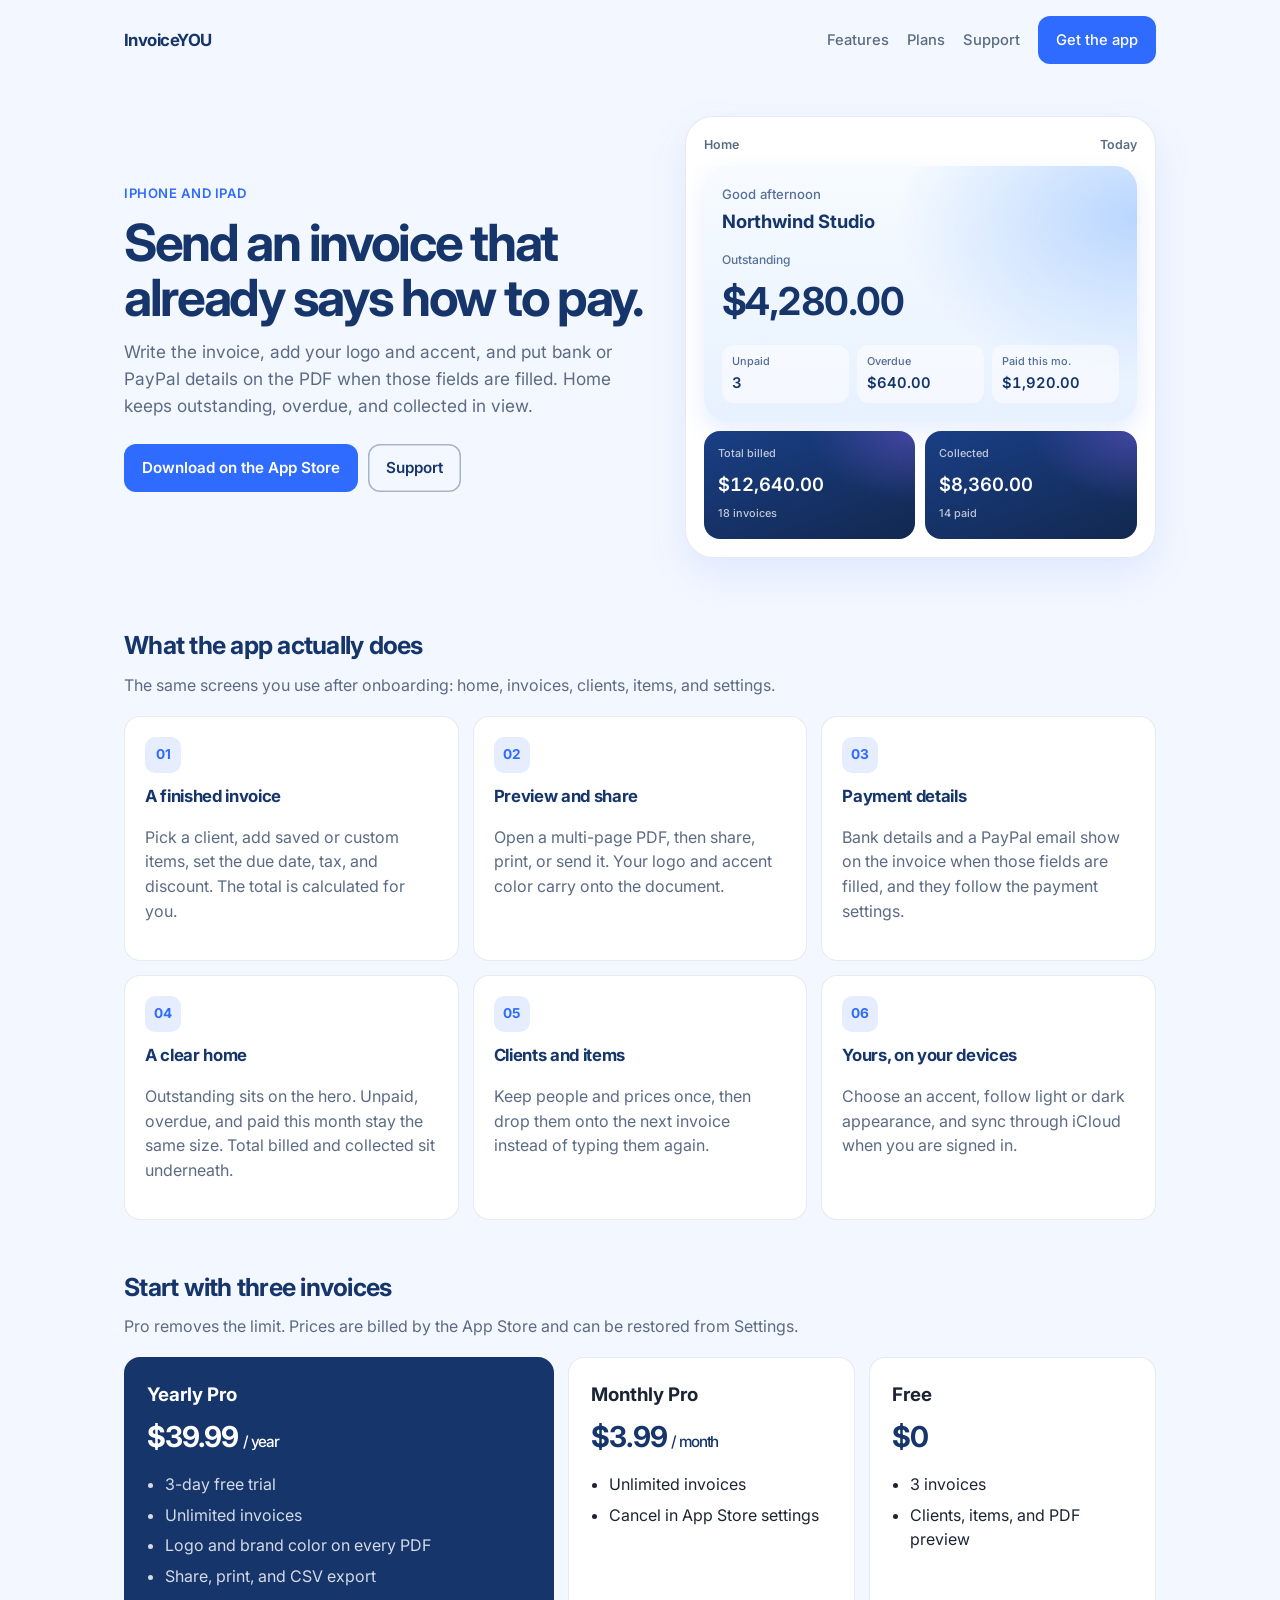
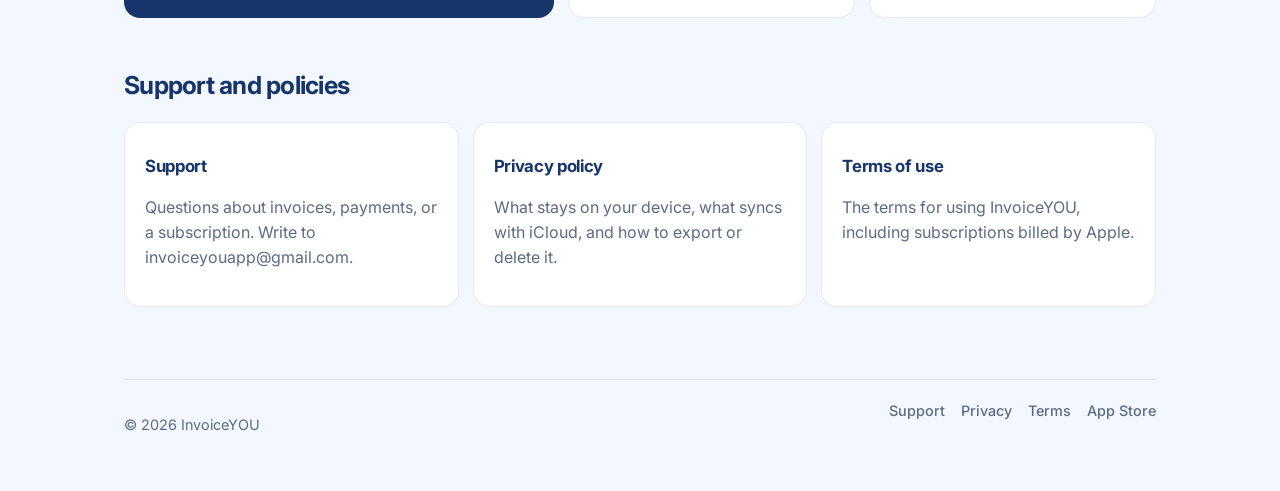
<file: index.html>
<!DOCTYPE html>
<html lang="en">
<head>
    <meta charset="UTF-8">
    <meta name="viewport" content="width=device-width, initial-scale=1.0">
    <title>InvoiceYOU — Invoices for freelancers and small businesses</title>
    <meta name="description" content="InvoiceYOU creates a clean invoice, puts your bank or PayPal details on it, and keeps outstanding, overdue, and collected in one place.">
    <link rel="preconnect" href="https://fonts.googleapis.com">
    <link rel="preconnect" href="https://fonts.gstatic.com" crossorigin>
    <link href="https://fonts.googleapis.com/css2?family=Inter:wght@400;500;600;700&display=swap" rel="stylesheet">
    <link rel="stylesheet" href="site.css">
</head>
<body>
    <header class="nav">
        <a class="brand" href="index.html">InvoiceYOU</a>
        <nav class="nav-links">
            <a href="#features">Features</a>
            <a href="#plans">Plans</a>
            <a href="support.html">Support</a>
            <a class="btn" href="https://apps.apple.com/app/id6751293062">Get the app</a>
        </nav>
    </header>

    <main class="wrap">
        <section class="hero">
            <div>
                <p class="eyebrow">iPhone and iPad</p>
                <h1>Send an invoice that already says how to pay.</h1>
                <p class="lede">Write the invoice, add your logo and accent, and put bank or PayPal details on the PDF when those fields are filled. Home keeps outstanding, overdue, and collected in view.</p>
                <div class="actions">
                    <a class="btn" href="https://apps.apple.com/app/id6751293062">Download on the App Store</a>
                    <a class="btn ghost" href="support.html">Support</a>
                </div>
            </div>
            <div class="stage" aria-hidden="true">
                <div class="screen-label"><span>Home</span><span>Today</span></div>
                <div class="hero-card">
                    <p class="hello">Good afternoon</p>
                    <p class="biz">Northwind Studio</p>
                    <p class="kicker">Outstanding</p>
                    <p class="amount">$4,280.00</p>
                    <div class="chips">
                        <div class="chip"><span>Unpaid</span><strong>3</strong></div>
                        <div class="chip"><span>Overdue</span><strong>$640.00</strong></div>
                        <div class="chip"><span>Paid this mo.</span><strong>$1,920.00</strong></div>
                    </div>
                </div>
                <div class="metrics">
                    <div class="metric">
                        <span>Total billed</span>
                        <strong>$12,640.00</strong>
                        <em>18 invoices</em>
                    </div>
                    <div class="metric">
                        <span>Collected</span>
                        <strong>$8,360.00</strong>
                        <em>14 paid</em>
                    </div>
                </div>
            </div>
        </section>

        <section id="features">
            <div class="section-head">
                <h2>What the app actually does</h2>
                <p>The same screens you use after onboarding: home, invoices, clients, items, and settings.</p>
            </div>
            <div class="grid">
                <article class="card">
                    <div class="mark">01</div>
                    <h3>A finished invoice</h3>
                    <p>Pick a client, add saved or custom items, set the due date, tax, and discount. The total is calculated for you.</p>
                </article>
                <article class="card">
                    <div class="mark">02</div>
                    <h3>Preview and share</h3>
                    <p>Open a multi-page PDF, then share, print, or send it. Your logo and accent color carry onto the document.</p>
                </article>
                <article class="card">
                    <div class="mark">03</div>
                    <h3>Payment details</h3>
                    <p>Bank details and a PayPal email show on the invoice when those fields are filled, and they follow the payment settings.</p>
                </article>
                <article class="card">
                    <div class="mark">04</div>
                    <h3>A clear home</h3>
                    <p>Outstanding sits on the hero. Unpaid, overdue, and paid this month stay the same size. Total billed and collected sit underneath.</p>
                </article>
                <article class="card">
                    <div class="mark">05</div>
                    <h3>Clients and items</h3>
                    <p>Keep people and prices once, then drop them onto the next invoice instead of typing them again.</p>
                </article>
                <article class="card">
                    <div class="mark">06</div>
                    <h3>Yours, on your devices</h3>
                    <p>Choose an accent, follow light or dark appearance, and sync through iCloud when you are signed in.</p>
                </article>
            </div>
        </section>

        <section id="plans" style="margin-top: 48px;">
            <div class="section-head">
                <h2>Start with three invoices</h2>
                <p>Pro removes the limit. Prices are billed by the App Store and can be restored from Settings.</p>
            </div>
            <div class="plans">
                <article class="plan featured">
                    <h3>Yearly Pro</h3>
                    <p class="price">$39.99 <span>/ year</span></p>
                    <ul>
                        <li>3-day free trial</li>
                        <li>Unlimited invoices</li>
                        <li>Logo and brand color on every PDF</li>
                        <li>Share, print, and CSV export</li>
                    </ul>
                </article>
                <article class="plan">
                    <h3>Monthly Pro</h3>
                    <p class="price">$3.99 <span>/ month</span></p>
                    <ul>
                        <li>Unlimited invoices</li>
                        <li>Cancel in App Store settings</li>
                    </ul>
                </article>
                <article class="plan">
                    <h3>Free</h3>
                    <p class="price">$0</p>
                    <ul>
                        <li>3 invoices</li>
                        <li>Clients, items, and PDF preview</li>
                    </ul>
                </article>
            </div>
        </section>

        <section style="margin-top: 48px;">
            <div class="section-head">
                <h2>Support and policies</h2>
            </div>
            <div class="links">
                <a class="card" href="support.html">
                    <h3>Support</h3>
                    <p>Questions about invoices, payments, or a subscription. Write to invoiceyouapp@gmail.com.</p>
                </a>
                <a class="card" href="privacy.html">
                    <h3>Privacy policy</h3>
                    <p>What stays on your device, what syncs with iCloud, and how to export or delete it.</p>
                </a>
                <a class="card" href="terms.html">
                    <h3>Terms of use</h3>
                    <p>The terms for using InvoiceYOU, including subscriptions billed by Apple.</p>
                </a>
            </div>
        </section>
    </main>

    <footer class="site">
        <div class="foot-row">
            <p>© 2026 InvoiceYOU</p>
            <nav>
                <a href="support.html">Support</a>
                <a href="privacy.html">Privacy</a>
                <a href="terms.html">Terms</a>
                <a href="https://apps.apple.com/app/id6751293062">App Store</a>
            </nav>
        </div>
    </footer>
</body>
</html>
</file>
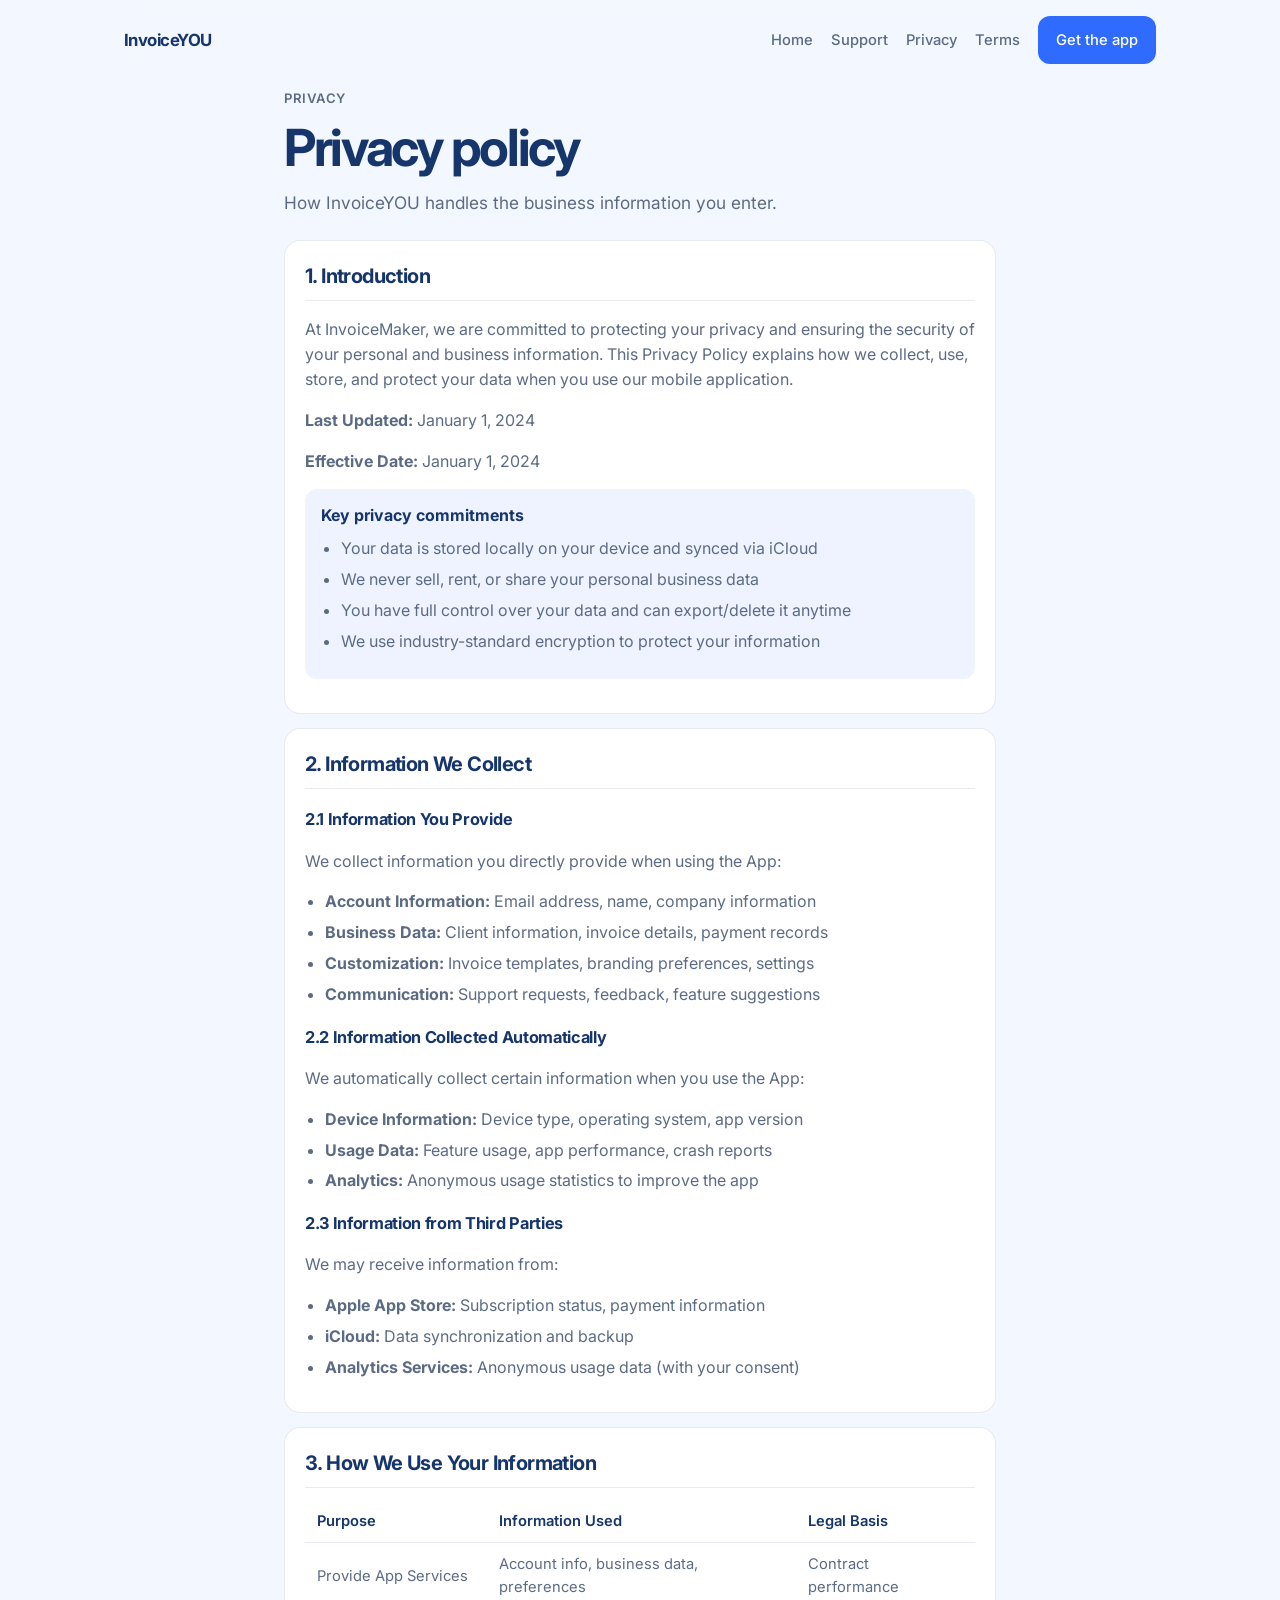
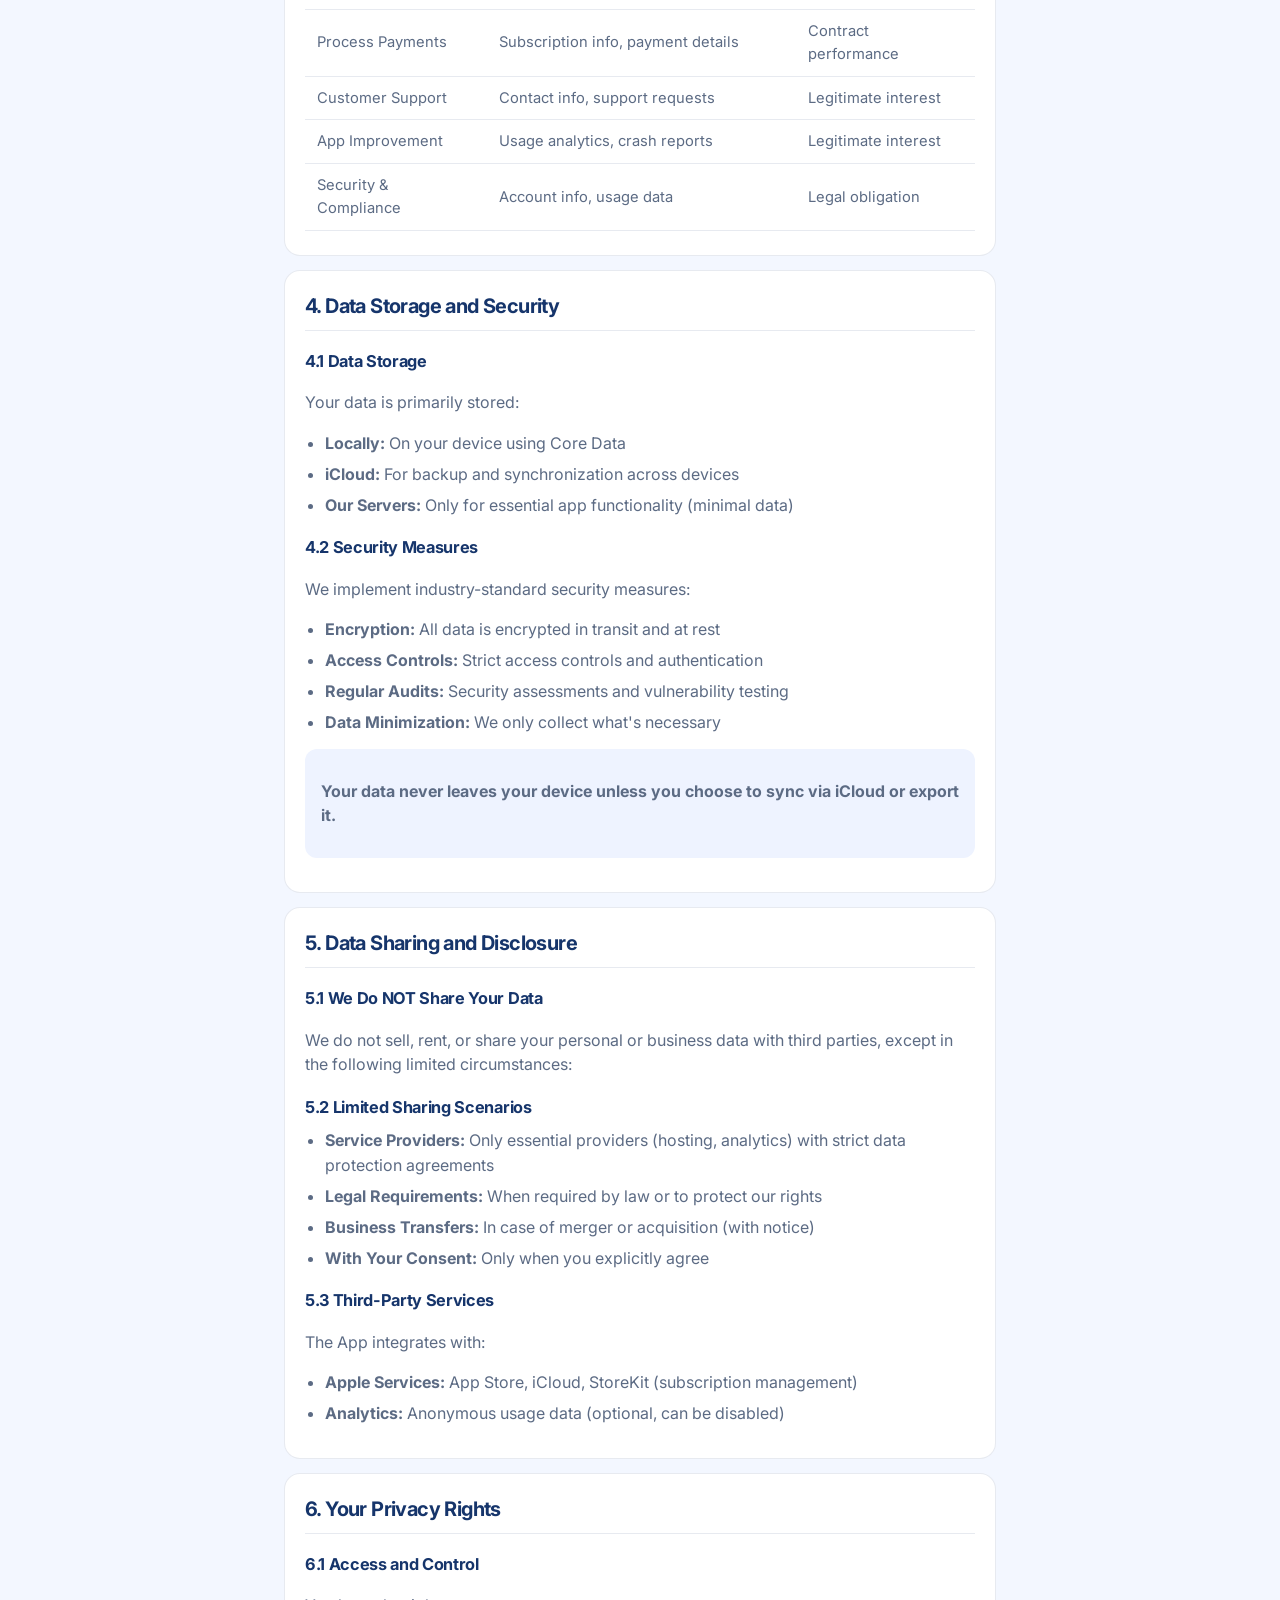
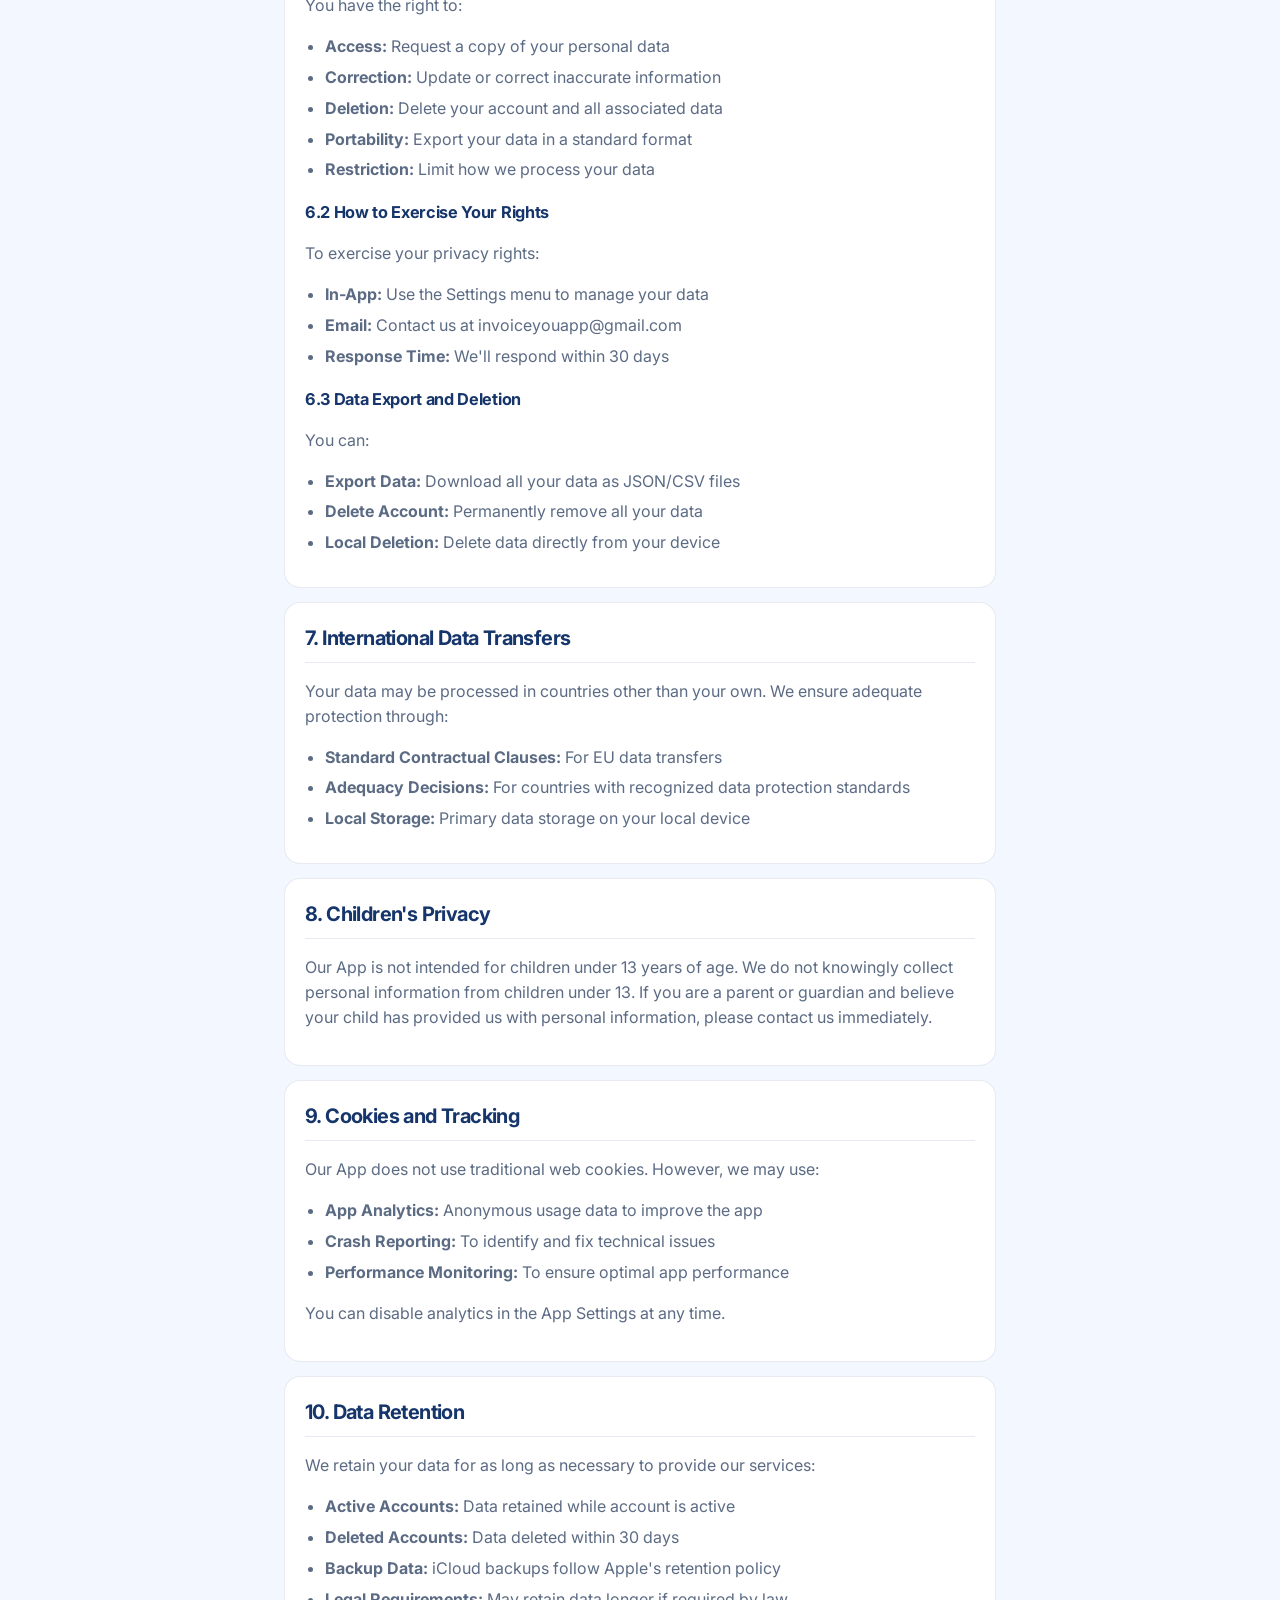
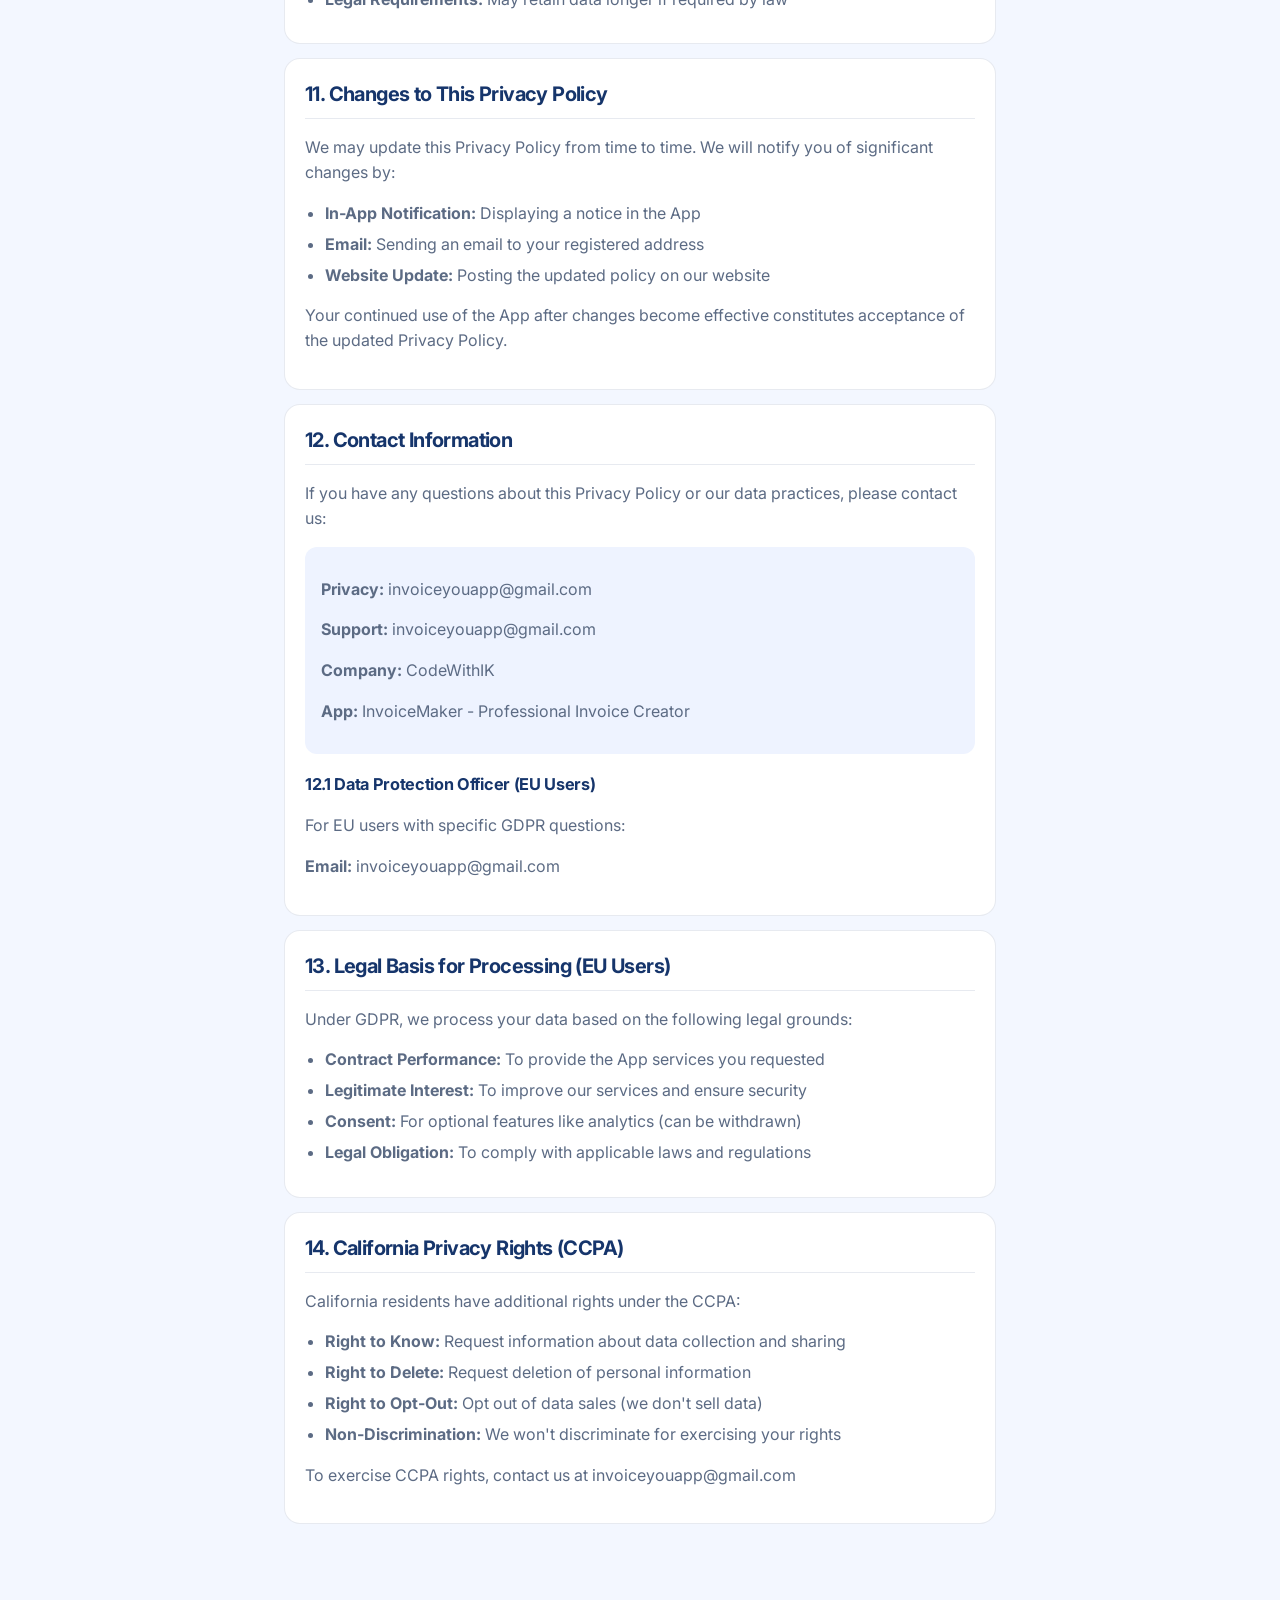
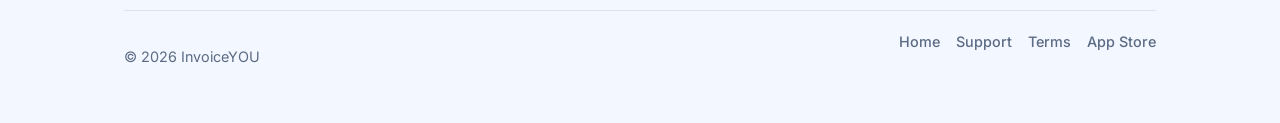
<file: privacy.html>
<!DOCTYPE html>
<html lang="en">
<head>
    <meta charset="UTF-8">
    <meta name="viewport" content="width=device-width, initial-scale=1.0">
    <title>Privacy Policy — InvoiceYOU</title>
    <meta name="description" content="Privacy Policy for InvoiceYOU. How invoice, client, and business data is stored on your device and synced with iCloud.">
    <link rel="preconnect" href="https://fonts.googleapis.com">
    <link rel="preconnect" href="https://fonts.gstatic.com" crossorigin>
    <link href="https://fonts.googleapis.com/css2?family=Inter:wght@400;500;600;700&display=swap" rel="stylesheet">
    <link rel="stylesheet" href="site.css">
    
</head>
<body>
<header class="nav">
        <a class="brand" href="index.html">InvoiceYOU</a>
        <nav class="nav-links">
            <a href="index.html">Home</a>
            <a href="support.html">Support</a>
            <a href="privacy.html">Privacy</a>
            <a href="terms.html">Terms</a>
            <a class="btn" href="https://apps.apple.com/app/id6751293062">Get the app</a>
        </nav>
    </header>
    <main class="wrap doc">
        <p class="eyebrow">Privacy</p>
        <h1>Privacy policy</h1>
        <p class="lede">How InvoiceYOU handles the business information you enter.</p>

        <section class="card">
            <h2>1. Introduction</h2>
            <p>At InvoiceMaker, we are committed to protecting your privacy and ensuring the security of your personal and business information. This Privacy Policy explains how we collect, use, store, and protect your data when you use our mobile application.</p>
            
            <p><strong>Last Updated:</strong> January 1, 2024</p>
            <p><strong>Effective Date:</strong> January 1, 2024</p>
            
            <div class="important">
                <h4>Key privacy commitments</h4>
                <ul>
                    <li>Your data is stored locally on your device and synced via iCloud</li>
                    <li>We never sell, rent, or share your personal business data</li>
                    <li>You have full control over your data and can export/delete it anytime</li>
                    <li>We use industry-standard encryption to protect your information</li>
                </ul>
            </div>
        </section>

        <section class="card">
            <h2>2. Information We Collect</h2>
            
            <h3>2.1 Information You Provide</h3>
            <p>We collect information you directly provide when using the App:</p>
            <ul>
                <li><strong>Account Information:</strong> Email address, name, company information</li>
                <li><strong>Business Data:</strong> Client information, invoice details, payment records</li>
                <li><strong>Customization:</strong> Invoice templates, branding preferences, settings</li>
                <li><strong>Communication:</strong> Support requests, feedback, feature suggestions</li>
            </ul>
            
            <h3>2.2 Information Collected Automatically</h3>
            <p>We automatically collect certain information when you use the App:</p>
            <ul>
                <li><strong>Device Information:</strong> Device type, operating system, app version</li>
                <li><strong>Usage Data:</strong> Feature usage, app performance, crash reports</li>
                <li><strong>Analytics:</strong> Anonymous usage statistics to improve the app</li>
            </ul>
            
            <h3>2.3 Information from Third Parties</h3>
            <p>We may receive information from:</p>
            <ul>
                <li><strong>Apple App Store:</strong> Subscription status, payment information</li>
                <li><strong>iCloud:</strong> Data synchronization and backup</li>
                <li><strong>Analytics Services:</strong> Anonymous usage data (with your consent)</li>
            </ul>
        </section>

        <section class="card">
            <h2>3. How We Use Your Information</h2>
            
            <table class="data-table">
                <thead>
                    <tr>
                        <th>Purpose</th>
                        <th>Information Used</th>
                        <th>Legal Basis</th>
                    </tr>
                </thead>
                <tbody>
                    <tr>
                        <td>Provide App Services</td>
                        <td>Account info, business data, preferences</td>
                        <td>Contract performance</td>
                    </tr>
                    <tr>
                        <td>Process Payments</td>
                        <td>Subscription info, payment details</td>
                        <td>Contract performance</td>
                    </tr>
                    <tr>
                        <td>Customer Support</td>
                        <td>Contact info, support requests</td>
                        <td>Legitimate interest</td>
                    </tr>
                    <tr>
                        <td>App Improvement</td>
                        <td>Usage analytics, crash reports</td>
                        <td>Legitimate interest</td>
                    </tr>
                    <tr>
                        <td>Security & Compliance</td>
                        <td>Account info, usage data</td>
                        <td>Legal obligation</td>
                    </tr>
                </tbody>
            </table>
        </section>

        <section class="card">
            <h2>4. Data Storage and Security</h2>
            
            <h3>4.1 Data Storage</h3>
            <p>Your data is primarily stored:</p>
            <ul>
                <li><strong>Locally:</strong> On your device using Core Data</li>
                <li><strong>iCloud:</strong> For backup and synchronization across devices</li>
                <li><strong>Our Servers:</strong> Only for essential app functionality (minimal data)</li>
            </ul>
            
            <h3>4.2 Security Measures</h3>
            <p>We implement industry-standard security measures:</p>
            <ul>
                <li><strong>Encryption:</strong> All data is encrypted in transit and at rest</li>
                <li><strong>Access Controls:</strong> Strict access controls and authentication</li>
                <li><strong>Regular Audits:</strong> Security assessments and vulnerability testing</li>
                <li><strong>Data Minimization:</strong> We only collect what's necessary</li>
            </ul>
            
            <div class="highlight">
                <p><strong>Your data never leaves your device unless you choose to sync via iCloud or export it.</strong></p>
            </div>
        </section>

        <section class="card">
            <h2>5. Data Sharing and Disclosure</h2>
            
            <h3>5.1 We Do NOT Share Your Data</h3>
            <p>We do not sell, rent, or share your personal or business data with third parties, except in the following limited circumstances:</p>
            
            <h3>5.2 Limited Sharing Scenarios</h3>
            <ul>
                <li><strong>Service Providers:</strong> Only essential providers (hosting, analytics) with strict data protection agreements</li>
                <li><strong>Legal Requirements:</strong> When required by law or to protect our rights</li>
                <li><strong>Business Transfers:</strong> In case of merger or acquisition (with notice)</li>
                <li><strong>With Your Consent:</strong> Only when you explicitly agree</li>
            </ul>
            
            <h3>5.3 Third-Party Services</h3>
            <p>The App integrates with:</p>
            <ul>
                <li><strong>Apple Services:</strong> App Store, iCloud, StoreKit (subscription management)</li>
                <li><strong>Analytics:</strong> Anonymous usage data (optional, can be disabled)</li>
            </ul>
        </section>

        <section class="card">
            <h2>6. Your Privacy Rights</h2>
            
            <h3>6.1 Access and Control</h3>
            <p>You have the right to:</p>
            <ul>
                <li><strong>Access:</strong> Request a copy of your personal data</li>
                <li><strong>Correction:</strong> Update or correct inaccurate information</li>
                <li><strong>Deletion:</strong> Delete your account and all associated data</li>
                <li><strong>Portability:</strong> Export your data in a standard format</li>
                <li><strong>Restriction:</strong> Limit how we process your data</li>
            </ul>
            
            <h3>6.2 How to Exercise Your Rights</h3>
            <p>To exercise your privacy rights:</p>
            <ul>
                <li><strong>In-App:</strong> Use the Settings menu to manage your data</li>
                <li><strong>Email:</strong> Contact us at invoiceyouapp@gmail.com</li>
                <li><strong>Response Time:</strong> We'll respond within 30 days</li>
            </ul>
            
            <h3>6.3 Data Export and Deletion</h3>
            <p>You can:</p>
            <ul>
                <li><strong>Export Data:</strong> Download all your data as JSON/CSV files</li>
                <li><strong>Delete Account:</strong> Permanently remove all your data</li>
                <li><strong>Local Deletion:</strong> Delete data directly from your device</li>
            </ul>
        </section>

        <section class="card">
            <h2>7. International Data Transfers</h2>
            <p>Your data may be processed in countries other than your own. We ensure adequate protection through:</p>
            <ul>
                <li><strong>Standard Contractual Clauses:</strong> For EU data transfers</li>
                <li><strong>Adequacy Decisions:</strong> For countries with recognized data protection standards</li>
                <li><strong>Local Storage:</strong> Primary data storage on your local device</li>
            </ul>
        </section>

        <section class="card">
            <h2>8. Children's Privacy</h2>
            <p>Our App is not intended for children under 13 years of age. We do not knowingly collect personal information from children under 13. If you are a parent or guardian and believe your child has provided us with personal information, please contact us immediately.</p>
        </section>

        <section class="card">
            <h2>9. Cookies and Tracking</h2>
            <p>Our App does not use traditional web cookies. However, we may use:</p>
            <ul>
                <li><strong>App Analytics:</strong> Anonymous usage data to improve the app</li>
                <li><strong>Crash Reporting:</strong> To identify and fix technical issues</li>
                <li><strong>Performance Monitoring:</strong> To ensure optimal app performance</li>
            </ul>
            
            <p>You can disable analytics in the App Settings at any time.</p>
        </section>

        <section class="card">
            <h2>10. Data Retention</h2>
            <p>We retain your data for as long as necessary to provide our services:</p>
            <ul>
                <li><strong>Active Accounts:</strong> Data retained while account is active</li>
                <li><strong>Deleted Accounts:</strong> Data deleted within 30 days</li>
                <li><strong>Backup Data:</strong> iCloud backups follow Apple's retention policy</li>
                <li><strong>Legal Requirements:</strong> May retain data longer if required by law</li>
            </ul>
        </section>

        <section class="card">
            <h2>11. Changes to This Privacy Policy</h2>
            <p>We may update this Privacy Policy from time to time. We will notify you of significant changes by:</p>
            <ul>
                <li><strong>In-App Notification:</strong> Displaying a notice in the App</li>
                <li><strong>Email:</strong> Sending an email to your registered address</li>
                <li><strong>Website Update:</strong> Posting the updated policy on our website</li>
            </ul>
            
            <p>Your continued use of the App after changes become effective constitutes acceptance of the updated Privacy Policy.</p>
        </section>

        <section class="card">
            <h2>12. Contact Information</h2>
            <p>If you have any questions about this Privacy Policy or our data practices, please contact us:</p>
            
            <div class="highlight">
                <p><strong>Privacy:</strong> invoiceyouapp@gmail.com</p>
                <p><strong>Support:</strong> invoiceyouapp@gmail.com</p>
                <p><strong>Company:</strong> CodeWithIK</p>
                <p><strong>App:</strong> InvoiceMaker - Professional Invoice Creator</p>
            </div>
            
            <h3>12.1 Data Protection Officer (EU Users)</h3>
            <p>For EU users with specific GDPR questions:</p>
            <p><strong>Email:</strong> invoiceyouapp@gmail.com</p>
        </section>

        <section class="card">
            <h2>13. Legal Basis for Processing (EU Users)</h2>
            <p>Under GDPR, we process your data based on the following legal grounds:</p>
            <ul>
                <li><strong>Contract Performance:</strong> To provide the App services you requested</li>
                <li><strong>Legitimate Interest:</strong> To improve our services and ensure security</li>
                <li><strong>Consent:</strong> For optional features like analytics (can be withdrawn)</li>
                <li><strong>Legal Obligation:</strong> To comply with applicable laws and regulations</li>
            </ul>
        </section>

        <section class="card">
            <h2>14. California Privacy Rights (CCPA)</h2>
            <p>California residents have additional rights under the CCPA:</p>
            <ul>
                <li><strong>Right to Know:</strong> Request information about data collection and sharing</li>
                <li><strong>Right to Delete:</strong> Request deletion of personal information</li>
                <li><strong>Right to Opt-Out:</strong> Opt out of data sales (we don't sell data)</li>
                <li><strong>Non-Discrimination:</strong> We won't discriminate for exercising your rights</li>
            </ul>
            
            <p>To exercise CCPA rights, contact us at invoiceyouapp@gmail.com</p>
        </section>

    </main>
    <footer class="site">
        <div class="foot-row">
            <p>© 2026 InvoiceYOU</p>
            <nav>
                <a href="index.html">Home</a>
                <a href="support.html">Support</a>
                <a href="terms.html">Terms</a>
                <a href="https://apps.apple.com/app/id6751293062">App Store</a>
            </nav>
        </div>
    </footer>
</body>
</html>
</file>
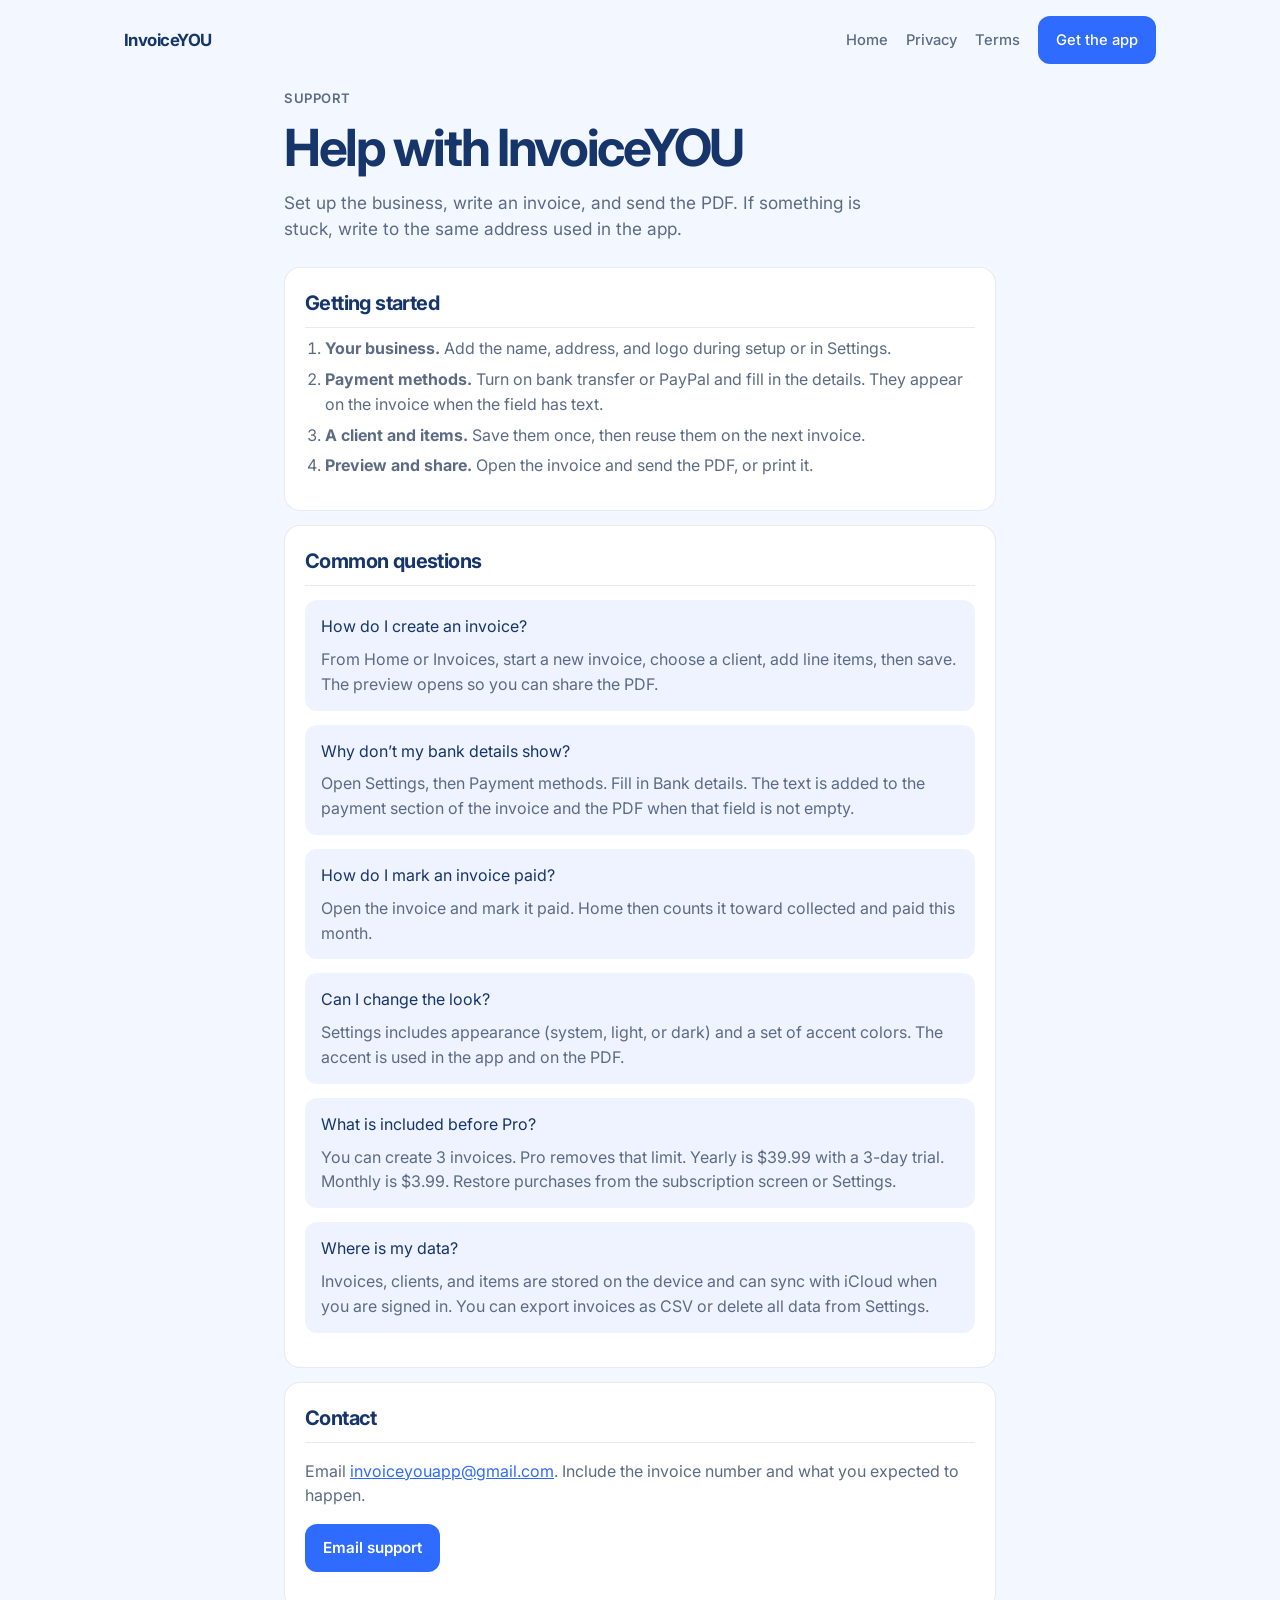
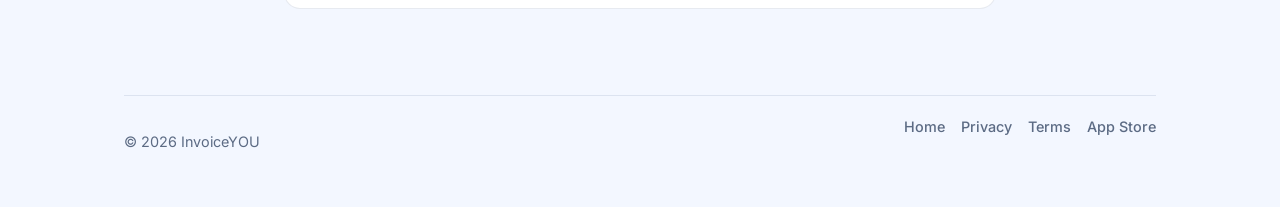
<file: support.html>
<!DOCTYPE html>
<html lang="en">
<head>
    <meta charset="UTF-8">
    <meta name="viewport" content="width=device-width, initial-scale=1.0">
    <title>Support — InvoiceYOU</title>
    <meta name="description" content="Help for InvoiceYOU. Create an invoice, add payment details, share a PDF, and contact support.">
    <link rel="preconnect" href="https://fonts.googleapis.com">
    <link rel="preconnect" href="https://fonts.gstatic.com" crossorigin>
    <link href="https://fonts.googleapis.com/css2?family=Inter:wght@400;500;600;700&display=swap" rel="stylesheet">
    <link rel="stylesheet" href="site.css">
</head>
<body>
    <header class="nav">
        <a class="brand" href="index.html">InvoiceYOU</a>
        <nav class="nav-links">
            <a href="index.html">Home</a>
            <a href="privacy.html">Privacy</a>
            <a href="terms.html">Terms</a>
            <a class="btn" href="https://apps.apple.com/app/id6751293062">Get the app</a>
        </nav>
    </header>

    <main class="wrap doc">
        <p class="eyebrow">Support</p>
        <h1>Help with InvoiceYOU</h1>
        <p class="lede">Set up the business, write an invoice, and send the PDF. If something is stuck, write to the same address used in the app.</p>

        <section class="card">
            <h2>Getting started</h2>
            <ol>
                <li><strong>Your business.</strong> Add the name, address, and logo during setup or in Settings.</li>
                <li><strong>Payment methods.</strong> Turn on bank transfer or PayPal and fill in the details. They appear on the invoice when the field has text.</li>
                <li><strong>A client and items.</strong> Save them once, then reuse them on the next invoice.</li>
                <li><strong>Preview and share.</strong> Open the invoice and send the PDF, or print it.</li>
            </ol>
        </section>

        <section class="card">
            <h2>Common questions</h2>

            <div class="faq-item">
                <div class="faq-question">How do I create an invoice?</div>
                <div class="faq-answer">From Home or Invoices, start a new invoice, choose a client, add line items, then save. The preview opens so you can share the PDF.</div>
            </div>
            <div class="faq-item">
                <div class="faq-question">Why don’t my bank details show?</div>
                <div class="faq-answer">Open Settings, then Payment methods. Fill in Bank details. The text is added to the payment section of the invoice and the PDF when that field is not empty.</div>
            </div>
            <div class="faq-item">
                <div class="faq-question">How do I mark an invoice paid?</div>
                <div class="faq-answer">Open the invoice and mark it paid. Home then counts it toward collected and paid this month.</div>
            </div>
            <div class="faq-item">
                <div class="faq-question">Can I change the look?</div>
                <div class="faq-answer">Settings includes appearance (system, light, or dark) and a set of accent colors. The accent is used in the app and on the PDF.</div>
            </div>
            <div class="faq-item">
                <div class="faq-question">What is included before Pro?</div>
                <div class="faq-answer">You can create 3 invoices. Pro removes that limit. Yearly is $39.99 with a 3-day trial. Monthly is $3.99. Restore purchases from the subscription screen or Settings.</div>
            </div>
            <div class="faq-item">
                <div class="faq-question">Where is my data?</div>
                <div class="faq-answer">Invoices, clients, and items are stored on the device and can sync with iCloud when you are signed in. You can export invoices as CSV or delete all data from Settings.</div>
            </div>
        </section>

        <section class="card">
            <h2>Contact</h2>
            <p>Email <a href="mailto:invoiceyouapp@gmail.com">invoiceyouapp@gmail.com</a>. Include the invoice number and what you expected to happen.</p>
            <p><a class="btn" href="mailto:invoiceyouapp@gmail.com?subject=InvoiceYOU%20support">Email support</a></p>
        </section>
    </main>

    <footer class="site">
        <div class="foot-row">
            <p>© 2026 InvoiceYOU</p>
            <nav>
                <a href="index.html">Home</a>
                <a href="privacy.html">Privacy</a>
                <a href="terms.html">Terms</a>
                <a href="https://apps.apple.com/app/id6751293062">App Store</a>
            </nav>
        </div>
    </footer>
</body>
</html>
</file>
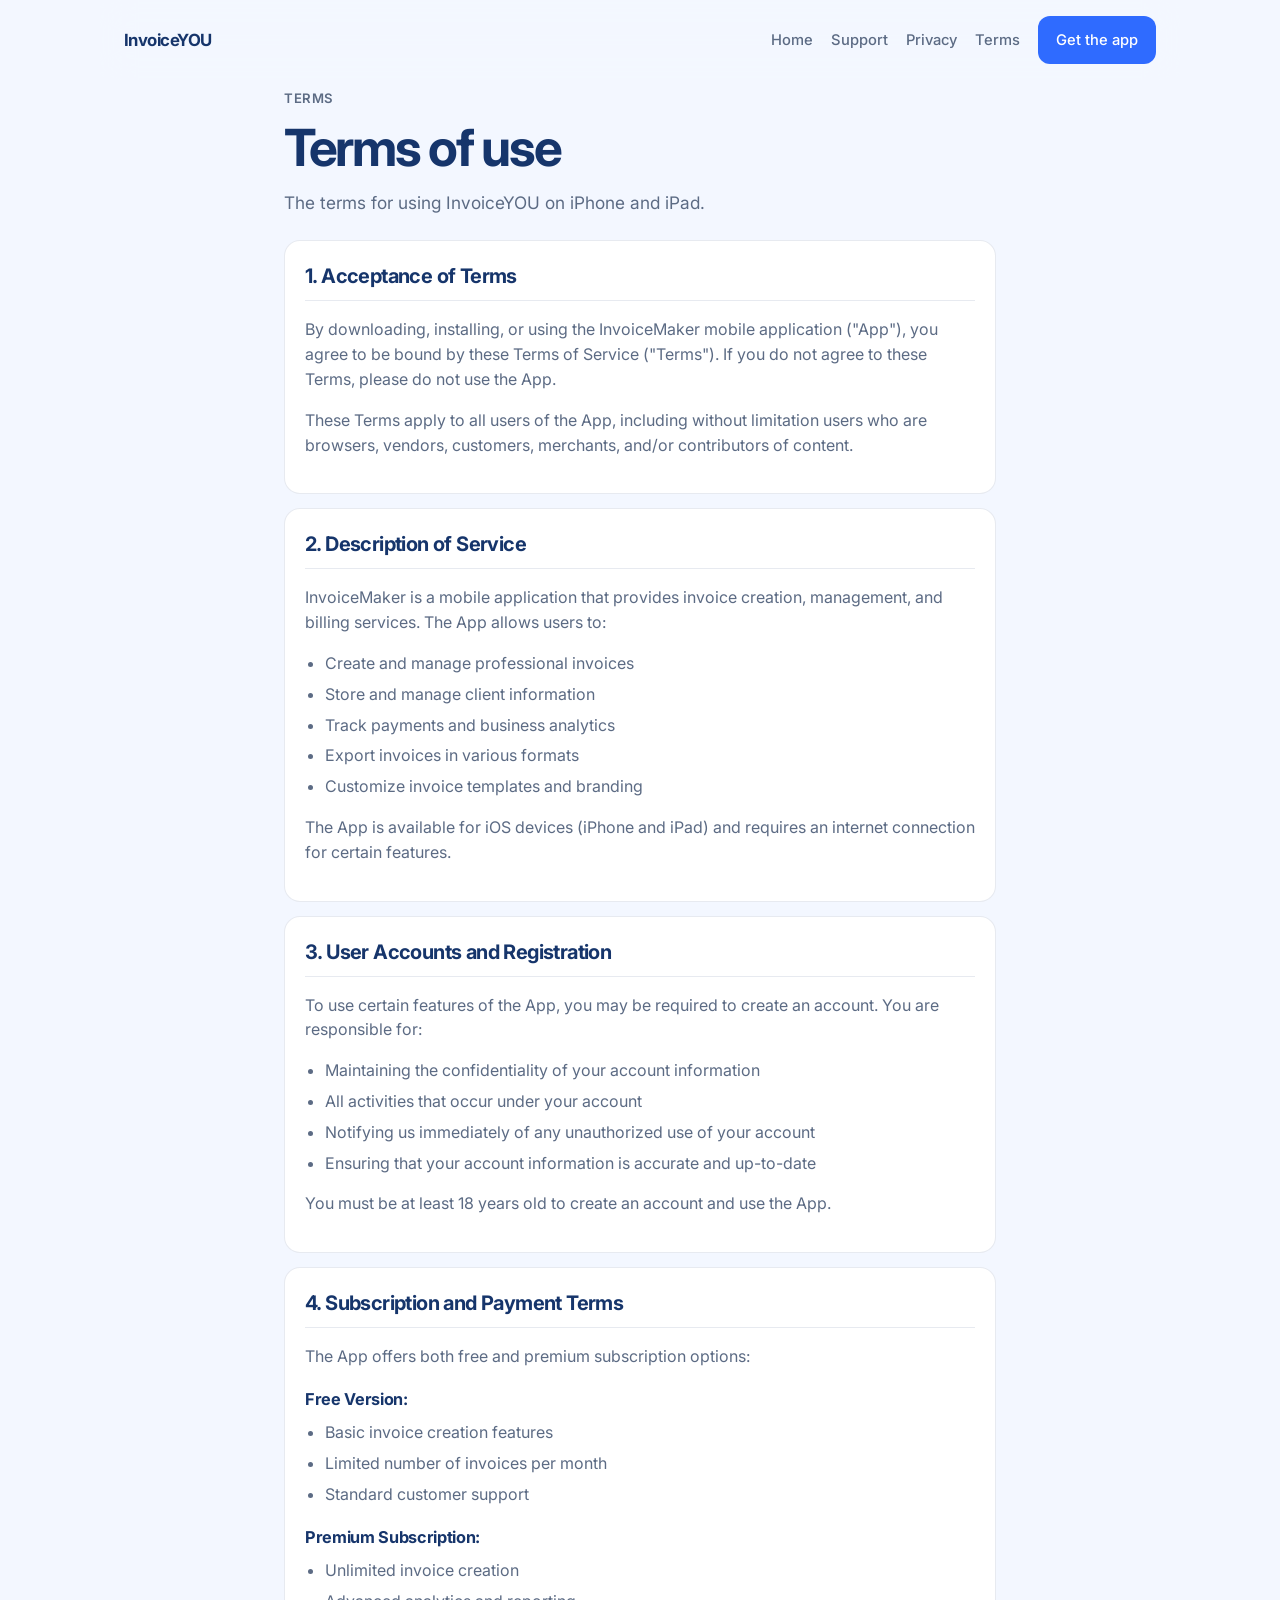
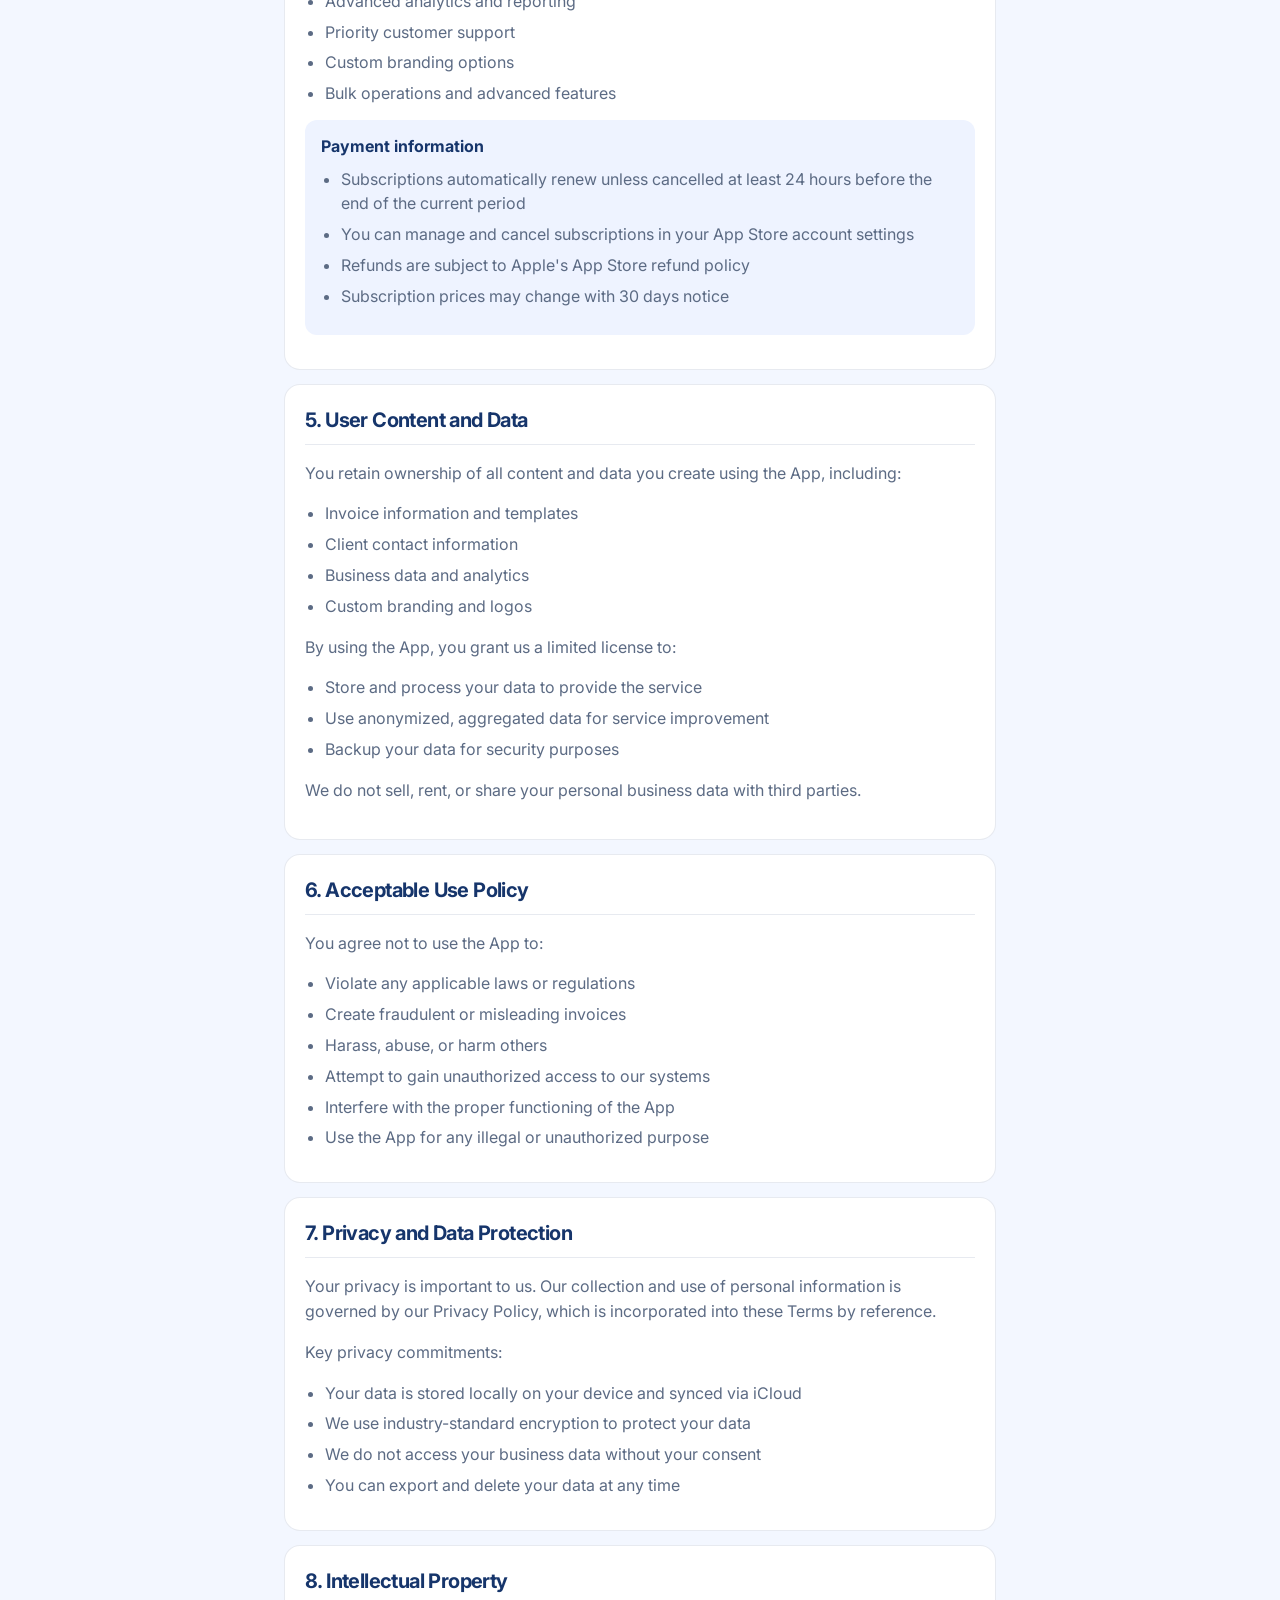
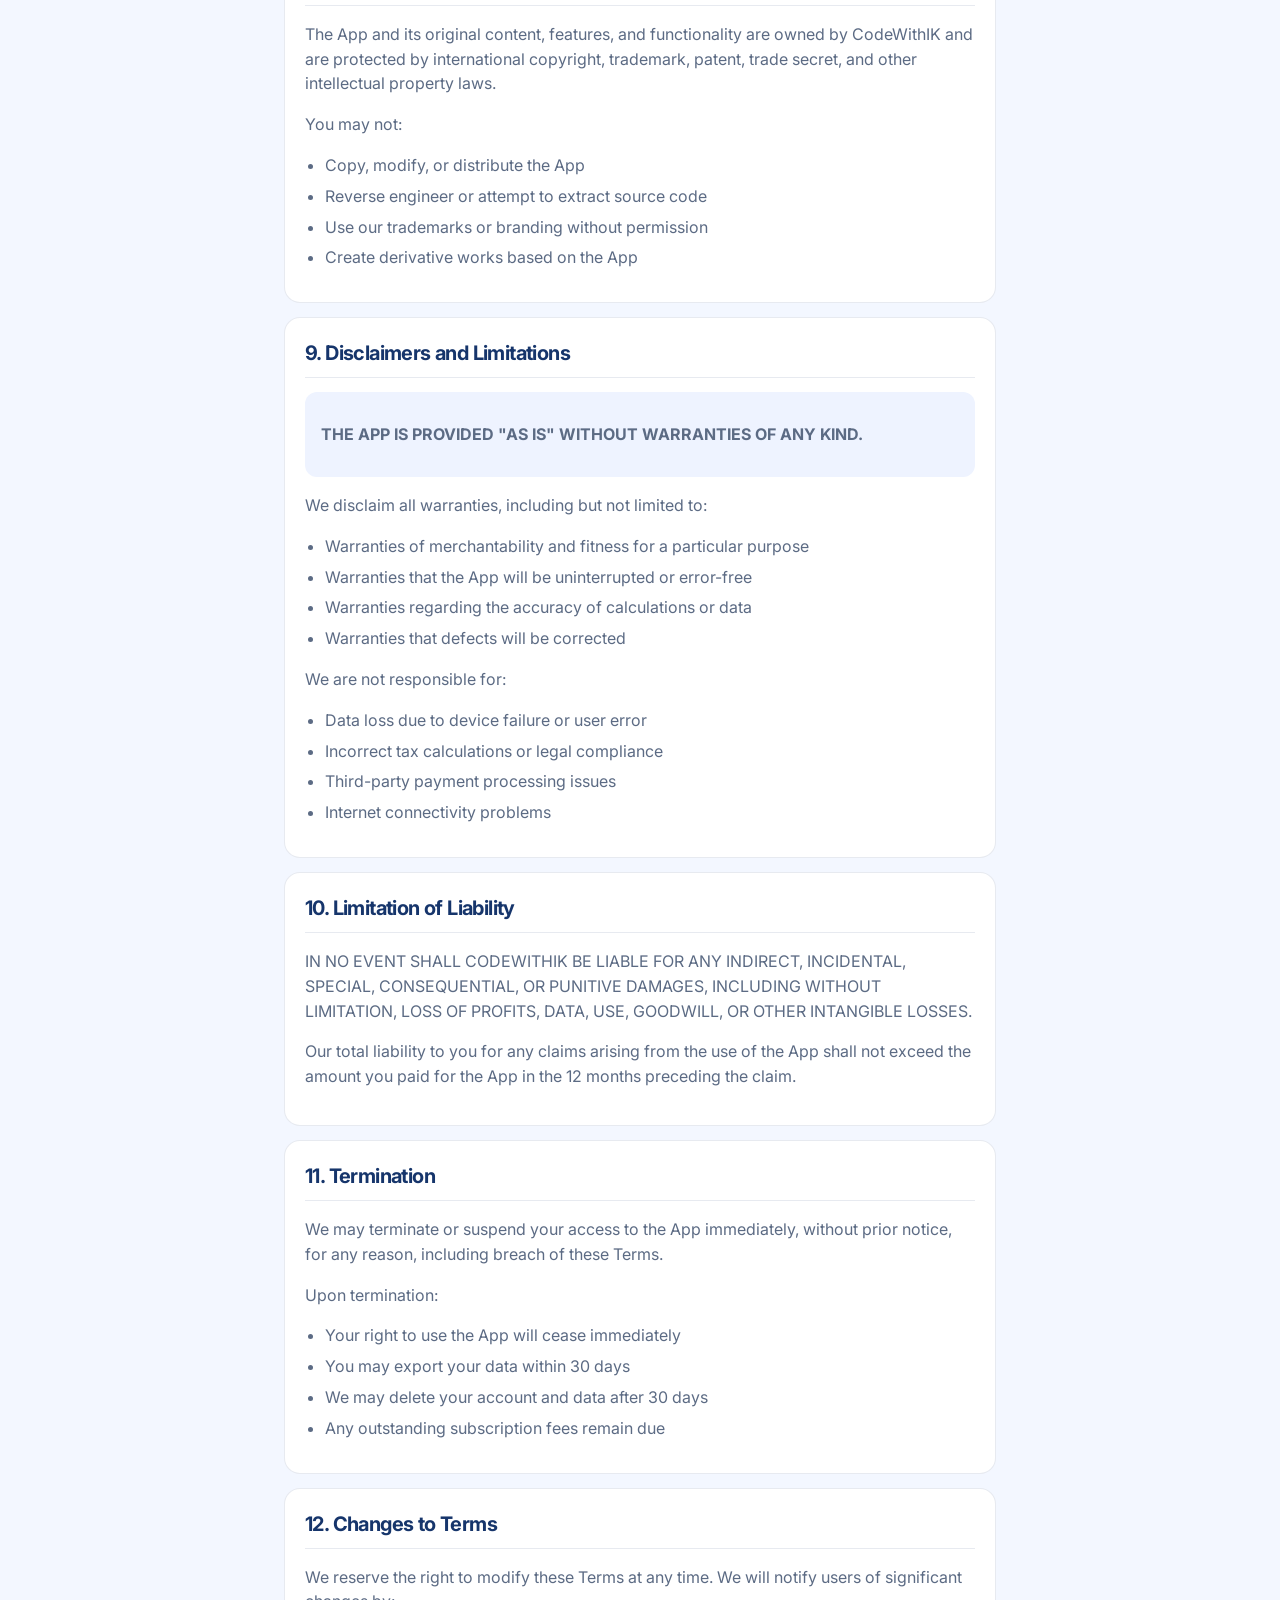
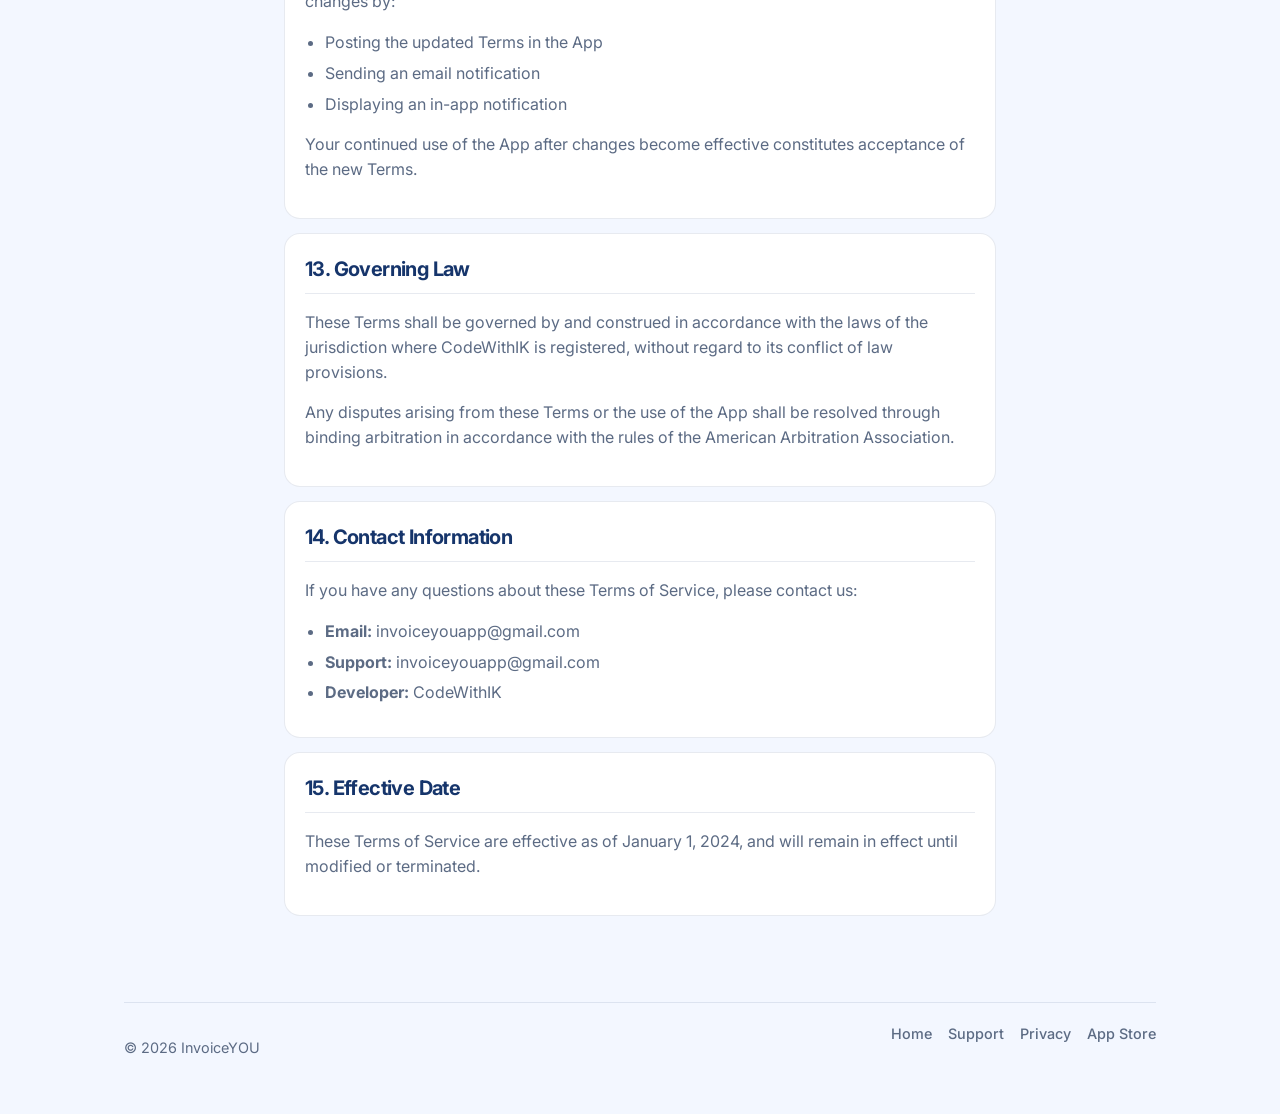
<file: terms.html>
<!DOCTYPE html>
<html lang="en">
<head>
    <meta charset="UTF-8">
    <meta name="viewport" content="width=device-width, initial-scale=1.0">
    <title>Terms of Use — InvoiceYOU</title>
    <meta name="description" content="Terms of Use for InvoiceYOU, including subscriptions billed through the App Store.">
    <link rel="preconnect" href="https://fonts.googleapis.com">
    <link rel="preconnect" href="https://fonts.gstatic.com" crossorigin>
    <link href="https://fonts.googleapis.com/css2?family=Inter:wght@400;500;600;700&display=swap" rel="stylesheet">
    <link rel="stylesheet" href="site.css">
    
</head>
<body>
    <header class="nav">
        <a class="brand" href="index.html">InvoiceYOU</a>
        <nav class="nav-links">
            <a href="index.html">Home</a>
            <a href="support.html">Support</a>
            <a href="privacy.html">Privacy</a>
            <a href="terms.html">Terms</a>
            <a class="btn" href="https://apps.apple.com/app/id6751293062">Get the app</a>
        </nav>
    </header>
    <main class="wrap doc">
        <p class="eyebrow">Terms</p>
        <h1>Terms of use</h1>
        <p class="lede">The terms for using InvoiceYOU on iPhone and iPad.</p>

        <section class="card">
            <h2>1. Acceptance of Terms</h2>
            <p>By downloading, installing, or using the InvoiceMaker mobile application ("App"), you agree to be bound by these Terms of Service ("Terms"). If you do not agree to these Terms, please do not use the App.</p>
            
            <p>These Terms apply to all users of the App, including without limitation users who are browsers, vendors, customers, merchants, and/or contributors of content.</p>
        </section>

        <section class="card">
            <h2>2. Description of Service</h2>
            <p>InvoiceMaker is a mobile application that provides invoice creation, management, and billing services. The App allows users to:</p>
            <ul>
                <li>Create and manage professional invoices</li>
                <li>Store and manage client information</li>
                <li>Track payments and business analytics</li>
                <li>Export invoices in various formats</li>
                <li>Customize invoice templates and branding</li>
            </ul>
            
            <p>The App is available for iOS devices (iPhone and iPad) and requires an internet connection for certain features.</p>
        </section>

        <section class="card">
            <h2>3. User Accounts and Registration</h2>
            <p>To use certain features of the App, you may be required to create an account. You are responsible for:</p>
            <ul>
                <li>Maintaining the confidentiality of your account information</li>
                <li>All activities that occur under your account</li>
                <li>Notifying us immediately of any unauthorized use of your account</li>
                <li>Ensuring that your account information is accurate and up-to-date</li>
            </ul>
            
            <p>You must be at least 18 years old to create an account and use the App.</p>
        </section>

        <section class="card">
            <h2>4. Subscription and Payment Terms</h2>
            <p>The App offers both free and premium subscription options:</p>
            
            <h3>Free Version:</h3>
            <ul>
                <li>Basic invoice creation features</li>
                <li>Limited number of invoices per month</li>
                <li>Standard customer support</li>
            </ul>
            
            <h3>Premium Subscription:</h3>
            <ul>
                <li>Unlimited invoice creation</li>
                <li>Advanced analytics and reporting</li>
                <li>Priority customer support</li>
                <li>Custom branding options</li>
                <li>Bulk operations and advanced features</li>
            </ul>
            
            <div class="important">
                <h4>Payment information</h4>
                <ul>
                    <li>Subscriptions automatically renew unless cancelled at least 24 hours before the end of the current period</li>
                    <li>You can manage and cancel subscriptions in your App Store account settings</li>
                    <li>Refunds are subject to Apple's App Store refund policy</li>
                    <li>Subscription prices may change with 30 days notice</li>
                </ul>
            </div>
        </section>

        <section class="card">
            <h2>5. User Content and Data</h2>
            <p>You retain ownership of all content and data you create using the App, including:</p>
            <ul>
                <li>Invoice information and templates</li>
                <li>Client contact information</li>
                <li>Business data and analytics</li>
                <li>Custom branding and logos</li>
            </ul>
            
            <p>By using the App, you grant us a limited license to:</p>
            <ul>
                <li>Store and process your data to provide the service</li>
                <li>Use anonymized, aggregated data for service improvement</li>
                <li>Backup your data for security purposes</li>
            </ul>
            
            <p>We do not sell, rent, or share your personal business data with third parties.</p>
        </section>

        <section class="card">
            <h2>6. Acceptable Use Policy</h2>
            <p>You agree not to use the App to:</p>
            <ul>
                <li>Violate any applicable laws or regulations</li>
                <li>Create fraudulent or misleading invoices</li>
                <li>Harass, abuse, or harm others</li>
                <li>Attempt to gain unauthorized access to our systems</li>
                <li>Interfere with the proper functioning of the App</li>
                <li>Use the App for any illegal or unauthorized purpose</li>
            </ul>
        </section>

        <section class="card">
            <h2>7. Privacy and Data Protection</h2>
            <p>Your privacy is important to us. Our collection and use of personal information is governed by our Privacy Policy, which is incorporated into these Terms by reference.</p>
            
            <p>Key privacy commitments:</p>
            <ul>
                <li>Your data is stored locally on your device and synced via iCloud</li>
                <li>We use industry-standard encryption to protect your data</li>
                <li>We do not access your business data without your consent</li>
                <li>You can export and delete your data at any time</li>
            </ul>
        </section>

        <section class="card">
            <h2>8. Intellectual Property</h2>
            <p>The App and its original content, features, and functionality are owned by CodeWithIK and are protected by international copyright, trademark, patent, trade secret, and other intellectual property laws.</p>
            
            <p>You may not:</p>
            <ul>
                <li>Copy, modify, or distribute the App</li>
                <li>Reverse engineer or attempt to extract source code</li>
                <li>Use our trademarks or branding without permission</li>
                <li>Create derivative works based on the App</li>
            </ul>
        </section>

        <section class="card">
            <h2>9. Disclaimers and Limitations</h2>
            <div class="highlight">
                <p><strong>THE APP IS PROVIDED "AS IS" WITHOUT WARRANTIES OF ANY KIND.</strong></p>
            </div>
            
            <p>We disclaim all warranties, including but not limited to:</p>
            <ul>
                <li>Warranties of merchantability and fitness for a particular purpose</li>
                <li>Warranties that the App will be uninterrupted or error-free</li>
                <li>Warranties regarding the accuracy of calculations or data</li>
                <li>Warranties that defects will be corrected</li>
            </ul>
            
            <p>We are not responsible for:</p>
            <ul>
                <li>Data loss due to device failure or user error</li>
                <li>Incorrect tax calculations or legal compliance</li>
                <li>Third-party payment processing issues</li>
                <li>Internet connectivity problems</li>
            </ul>
        </section>

        <section class="card">
            <h2>10. Limitation of Liability</h2>
            <p>IN NO EVENT SHALL CODEWITHIK BE LIABLE FOR ANY INDIRECT, INCIDENTAL, SPECIAL, CONSEQUENTIAL, OR PUNITIVE DAMAGES, INCLUDING WITHOUT LIMITATION, LOSS OF PROFITS, DATA, USE, GOODWILL, OR OTHER INTANGIBLE LOSSES.</p>
            
            <p>Our total liability to you for any claims arising from the use of the App shall not exceed the amount you paid for the App in the 12 months preceding the claim.</p>
        </section>

        <section class="card">
            <h2>11. Termination</h2>
            <p>We may terminate or suspend your access to the App immediately, without prior notice, for any reason, including breach of these Terms.</p>
            
            <p>Upon termination:</p>
            <ul>
                <li>Your right to use the App will cease immediately</li>
                <li>You may export your data within 30 days</li>
                <li>We may delete your account and data after 30 days</li>
                <li>Any outstanding subscription fees remain due</li>
            </ul>
        </section>

        <section class="card">
            <h2>12. Changes to Terms</h2>
            <p>We reserve the right to modify these Terms at any time. We will notify users of significant changes by:</p>
            <ul>
                <li>Posting the updated Terms in the App</li>
                <li>Sending an email notification</li>
                <li>Displaying an in-app notification</li>
            </ul>
            
            <p>Your continued use of the App after changes become effective constitutes acceptance of the new Terms.</p>
        </section>

        <section class="card">
            <h2>13. Governing Law</h2>
            <p>These Terms shall be governed by and construed in accordance with the laws of the jurisdiction where CodeWithIK is registered, without regard to its conflict of law provisions.</p>
            
            <p>Any disputes arising from these Terms or the use of the App shall be resolved through binding arbitration in accordance with the rules of the American Arbitration Association.</p>
        </section>

        <section class="card">
            <h2>14. Contact Information</h2>
            <p>If you have any questions about these Terms of Service, please contact us:</p>
            <ul>
                <li><strong>Email:</strong> invoiceyouapp@gmail.com</li>
                <li><strong>Support:</strong> invoiceyouapp@gmail.com</li>
                <li><strong>Developer:</strong> CodeWithIK</li>
            </ul>
        </section>

        <section class="card">
            <h2>15. Effective Date</h2>
            <p>These Terms of Service are effective as of January 1, 2024, and will remain in effect until modified or terminated.</p>
        </section>

    </main>
    <footer class="site">
        <div class="foot-row">
            <p>© 2026 InvoiceYOU</p>
            <nav>
                <a href="index.html">Home</a>
                <a href="support.html">Support</a>
                <a href="privacy.html">Privacy</a>
                <a href="https://apps.apple.com/app/id6751293062">App Store</a>
            </nav>
        </div>
    </footer>
</body>
</html>
</file>
<file: site.css>
:root {
    --blue: #2f6bff;
    --sky: #5aa8ff;
    --ink: #16356b;
    --text: #1c2434;
    --muted: #5c6b84;
    --wash: #f3f7ff;
    --card: #ffffff;
    --line: rgba(22, 53, 107, 0.1);
    --shadow: 0 16px 40px rgba(47, 107, 255, 0.1);
    --navy: #16356b;
    --radius: 16px;
    --btn: 12px;
    --max: 1080px;
}

@media (prefers-color-scheme: dark) {
    :root {
        --ink: #d7e4ff;
        --text: #eef3fb;
        --muted: #a8b4c9;
        --wash: #0d1422;
        --card: #171f30;
        --line: rgba(255, 255, 255, 0.08);
        --shadow: 0 16px 40px rgba(0, 0, 0, 0.28);
    }
}

* { box-sizing: border-box; }

html { scroll-behavior: smooth; }

body {
    margin: 0;
    font-family: Inter, -apple-system, BlinkMacSystemFont, "Segoe UI", sans-serif;
    font-size: 16px;
    line-height: 1.55;
    color: var(--text);
    background: var(--wash);
}

a { color: var(--blue); }

img { max-width: 100%; }

.nav {
    position: sticky;
    top: 0;
    z-index: 10;
    display: flex;
    align-items: center;
    justify-content: space-between;
    gap: 16px;
    max-width: var(--max);
    margin: 0 auto;
    padding: 16px 24px;
    background: color-mix(in srgb, var(--wash) 88%, transparent);
    backdrop-filter: blur(16px);
}

.brand {
    color: var(--ink);
    font-weight: 700;
    font-size: 1.05rem;
    letter-spacing: -0.03em;
    text-decoration: none;
}

.nav-links {
    display: flex;
    align-items: center;
    gap: 8px 18px;
    flex-wrap: wrap;
    justify-content: flex-end;
}

.nav-links a {
    color: var(--muted);
    text-decoration: none;
    font-size: 0.92rem;
    font-weight: 500;
}

.nav-links a:hover { color: var(--ink); }

.btn {
    display: inline-flex;
    align-items: center;
    justify-content: center;
    min-height: 48px;
    padding: 0 18px;
    border-radius: var(--btn);
    background: var(--blue);
    color: #fff !important;
    font-weight: 600;
    font-size: 0.95rem;
    text-decoration: none;
    border: 0;
}

.btn:hover { background: #245ae0; }

.btn.ghost {
    background: transparent;
    color: var(--ink) !important;
    box-shadow: inset 0 0 0 1.5px color-mix(in srgb, var(--ink) 35%, transparent);
}

.wrap {
    max-width: var(--max);
    margin: 0 auto;
    padding: 8px 24px 64px;
}

.hero {
    display: grid;
    grid-template-columns: 1.05fr 0.95fr;
    gap: 40px;
    align-items: center;
    padding: 28px 0 56px;
}

.eyebrow {
    margin: 0 0 12px;
    color: var(--blue);
    font-size: 0.82rem;
    font-weight: 600;
    letter-spacing: 0.04em;
    text-transform: uppercase;
}

h1 {
    margin: 0 0 14px;
    color: var(--ink);
    font-size: clamp(2.2rem, 4vw, 3.4rem);
    line-height: 1.08;
    letter-spacing: -0.045em;
    font-weight: 700;
}

.lede {
    margin: 0 0 24px;
    max-width: 38rem;
    color: var(--muted);
    font-size: 1.08rem;
}

.actions {
    display: flex;
    flex-wrap: wrap;
    gap: 10px;
}

.stage {
    background: var(--card);
    border-radius: 28px;
    padding: 18px;
    box-shadow: var(--shadow);
    border: 1px solid var(--line);
}

.screen-label {
    display: flex;
    justify-content: space-between;
    align-items: center;
    margin-bottom: 12px;
    color: var(--muted);
    font-size: 0.78rem;
    font-weight: 600;
}

.hero-card {
    border-radius: 22px;
    padding: 18px;
    color: #16356b;
    background:
        radial-gradient(120% 140% at 100% 20%, #b9d6ff 0%, rgba(185, 214, 255, 0) 46%),
        linear-gradient(180deg, #f7fbff 0%, #e7f1ff 100%);
    box-shadow: 0 10px 24px rgba(47, 107, 255, 0.12);
}

.hero-card .hello {
    margin: 0;
    font-size: 0.82rem;
    font-weight: 500;
    opacity: 0.7;
}

.hero-card .biz {
    margin: 2px 0 16px;
    font-size: 1.15rem;
    font-weight: 700;
}

.hero-card .kicker {
    margin: 0;
    font-size: 0.75rem;
    font-weight: 500;
    opacity: 0.7;
}

.hero-card .amount {
    margin: 2px 0 14px;
    font-size: 2.4rem;
    font-weight: 700;
    letter-spacing: -0.04em;
    font-variant-numeric: tabular-nums;
}

.chips {
    display: grid;
    grid-template-columns: repeat(3, minmax(0, 1fr));
    gap: 8px;
}

.chip {
    height: 58px;
    padding: 8px 10px;
    border-radius: 12px;
    background: rgba(255, 255, 255, 0.55);
    overflow: hidden;
}

.chip span,
.metric span,
.metric em {
    display: block;
    font-size: 0.68rem;
    font-weight: 500;
    opacity: 0.72;
    white-space: nowrap;
}

.chip strong,
.metric strong {
    display: block;
    margin-top: 2px;
    font-size: 0.92rem;
    font-weight: 600;
    font-variant-numeric: tabular-nums;
    white-space: nowrap;
    overflow: hidden;
    text-overflow: ellipsis;
}

.metrics {
    display: grid;
    grid-template-columns: 1fr 1fr;
    gap: 10px;
    margin-top: 10px;
}

.metric {
    min-height: 108px;
    padding: 14px;
    border-radius: 16px;
    color: #fff;
    background:
        radial-gradient(90% 120% at 100% 0%, rgba(120, 90, 220, 0.45), transparent 55%),
        linear-gradient(160deg, #1a3f86 0%, #12284f 100%);
}

.metric strong { font-size: 1.15rem; margin-top: 8px; }
.metric em { margin-top: 6px; font-style: normal; }

.section-head {
    margin: 12px 0 18px;
}

.section-head h2,
.doc h2 {
    margin: 0 0 8px;
    color: var(--ink);
    font-size: 1.55rem;
    letter-spacing: -0.03em;
}

.section-head p { margin: 0; color: var(--muted); }

.grid {
    display: grid;
    grid-template-columns: repeat(3, 1fr);
    gap: 14px;
}

.card {
    background: var(--card);
    border: 1px solid var(--line);
    border-radius: var(--radius);
    padding: 20px;
}

.card h3 {
    margin: 10px 0 6px;
    font-size: 1.05rem;
    letter-spacing: -0.02em;
    color: var(--ink);
}

.card p, .doc p, .doc li { color: var(--muted); }

.mark {
    width: 36px;
    height: 36px;
    border-radius: 10px;
    display: grid;
    place-items: center;
    background: rgba(47, 107, 255, 0.12);
    color: var(--blue);
    font-weight: 700;
    font-size: 0.85rem;
}

.plans {
    display: grid;
    grid-template-columns: 1.2fr 0.8fr 0.8fr;
    gap: 14px;
    margin-top: 8px;
}

.plan {
    background: var(--card);
    border: 1px solid var(--line);
    border-radius: var(--radius);
    padding: 22px;
}

.plan.featured {
    background: var(--navy);
    color: #fff;
    border-color: transparent;
}

.plan.featured p,
.plan.featured li { color: rgba(255, 255, 255, 0.82); }

.plan h3 { margin: 0 0 6px; color: inherit; }
.price {
    margin: 0 0 12px;
    font-size: 1.8rem;
    font-weight: 700;
    letter-spacing: -0.04em;
    color: var(--ink);
}
.plan.featured .price { color: #fff; }
.price span { font-size: 0.95rem; font-weight: 500; }
.plan ul { margin: 0; padding-left: 18px; }
.plan li { margin: 6px 0; }

.links {
    display: grid;
    grid-template-columns: repeat(3, 1fr);
    gap: 14px;
}

.links a.card {
    text-decoration: none;
    color: inherit;
}

.links a.card:hover { border-color: var(--blue); }

footer.site {
    max-width: var(--max);
    margin: 0 auto;
    padding: 8px 24px 40px;
    color: var(--muted);
    font-size: 0.9rem;
}

.foot-row {
    display: flex;
    justify-content: space-between;
    gap: 16px;
    flex-wrap: wrap;
    padding-top: 20px;
    border-top: 1px solid var(--line);
}

.foot-row nav { display: flex; gap: 16px; flex-wrap: wrap; }
.foot-row a { color: var(--muted); text-decoration: none; font-weight: 500; }
.foot-row a:hover { color: var(--ink); }

.doc {
    max-width: 760px;
}

.doc .section,
.doc .card {
    margin-bottom: 14px;
}

.doc h2 {
    font-size: 1.25rem;
    padding-bottom: 8px;
    border-bottom: 1px solid var(--line);
}

.doc h3 {
    margin: 18px 0 8px;
    color: var(--ink);
    font-size: 1.02rem;
}

.doc ul, .doc ol { margin: 0 0 12px; padding-left: 20px; }
.doc li { margin: 6px 0; }

.highlight, .important, .faq-item, .contact-method, .app-detail {
    background: color-mix(in srgb, var(--blue) 8%, var(--card));
    border-radius: 12px;
    padding: 14px 16px;
    margin: 14px 0;
}

.important h4, .faq-question, .contact-method h4 {
    margin: 0 0 8px;
    color: var(--ink);
}

.faq-answer { color: var(--muted); }

.data-table {
    width: 100%;
    border-collapse: collapse;
    margin: 12px 0 4px;
    font-size: 0.92rem;
}

.data-table th,
.data-table td {
    text-align: left;
    padding: 10px 12px;
    border-bottom: 1px solid var(--line);
    color: var(--muted);
}

.data-table th {
    color: var(--ink);
    font-weight: 600;
}

.contact-methods {
    display: grid;
    grid-template-columns: 1fr;
    gap: 10px;
}

.feature-list { list-style: none; padding: 0; }
.feature-list li {
    padding: 8px 0;
    border-bottom: 1px solid var(--line);
}

@media (max-width: 860px) {
    .hero, .grid, .plans, .links { grid-template-columns: 1fr; }
    .nav { padding: 14px 16px; }
    .wrap, footer.site { padding-left: 16px; padding-right: 16px; }
    .hero-card .amount { font-size: 2rem; }
}
</file>
